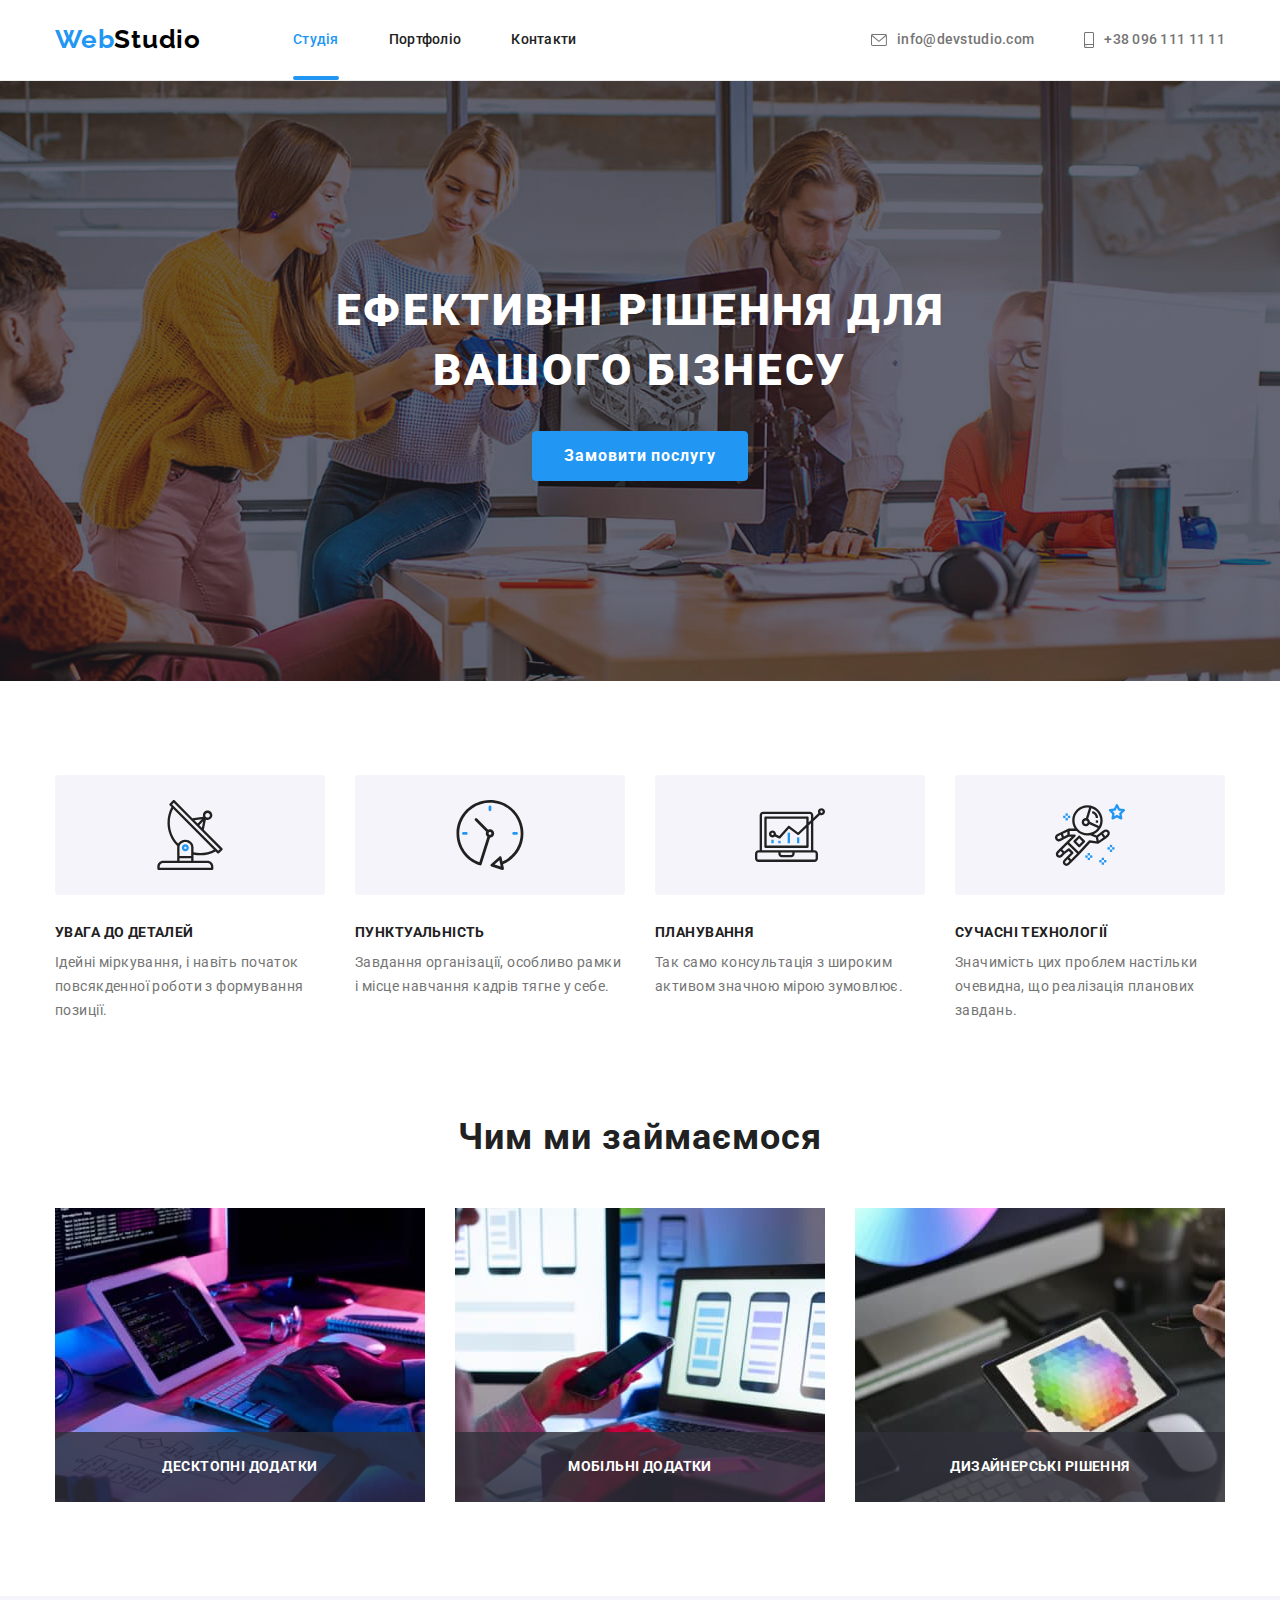
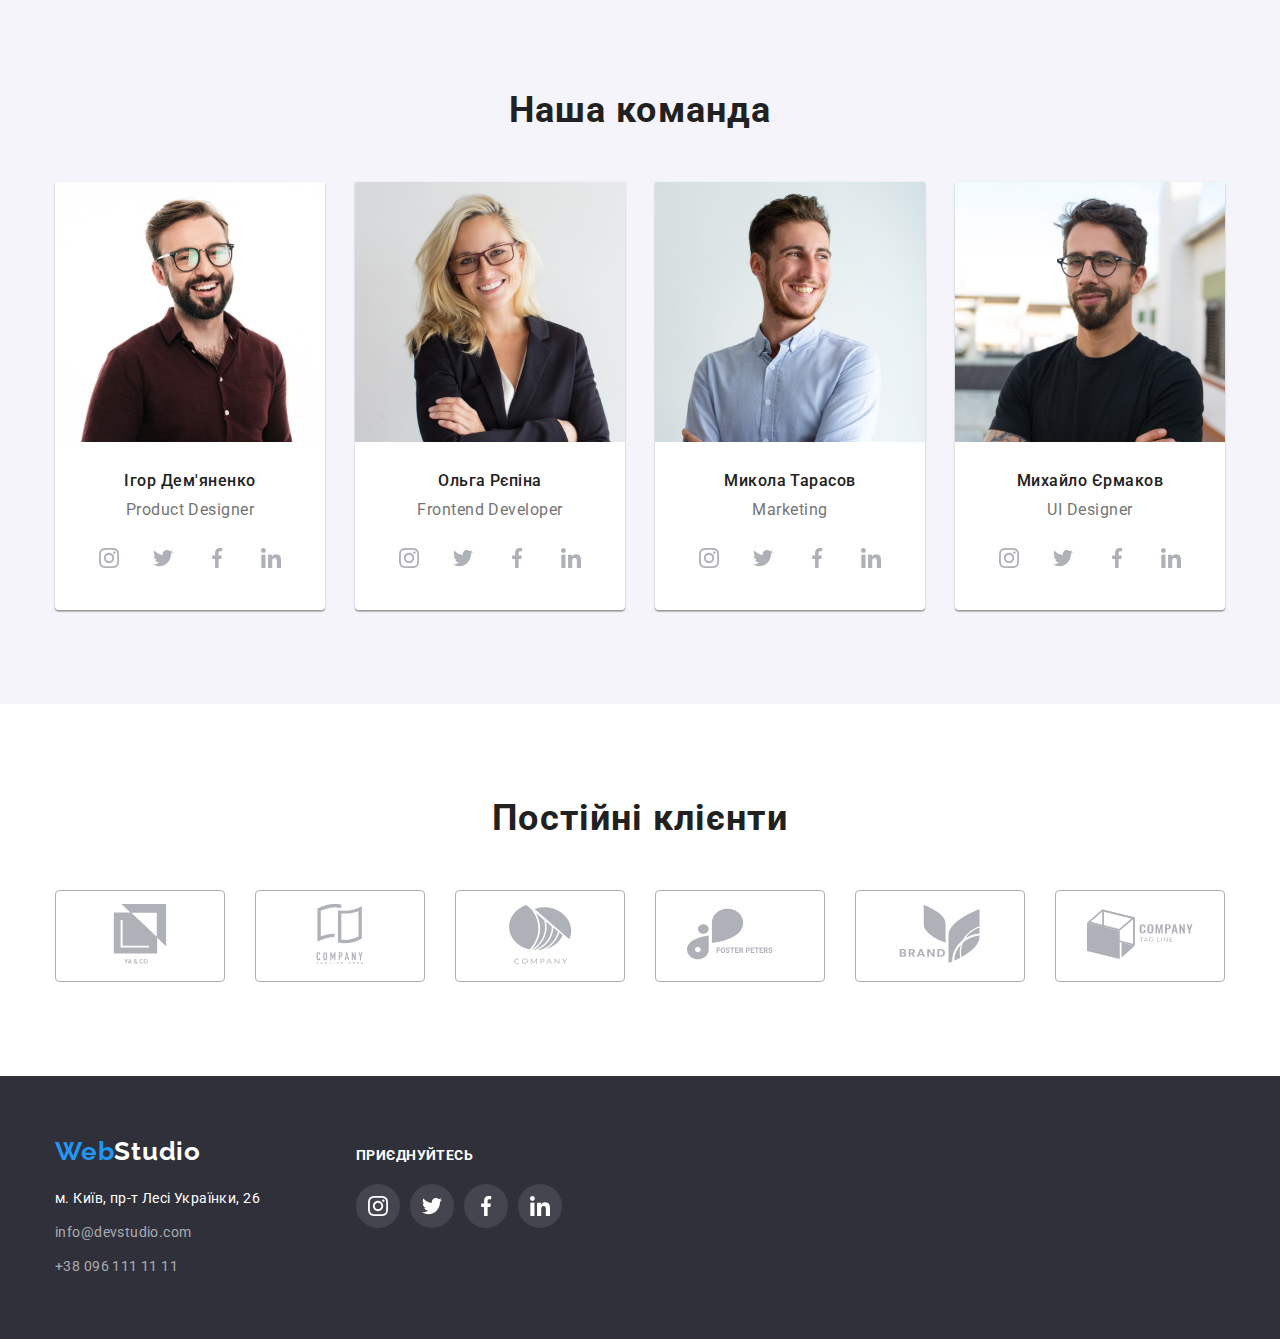
<file: index.html>
<!DOCTYPE html>
<html lang="uk">
  <head>
    <meta charset="UTF-8" />
    <meta http-equiv="X-UA-Compatible" content="IE=edge" />
    <meta name="viewport" content="width=device-width, initial-scale=1.0" />
    <title>Студія</title>
    <link rel="preconnect" href="https://fonts.googleapis.com" />
    <link rel="preconnect" href="https://fonts.gstatic.com" crossorigin />
    <link
      href="https://fonts.googleapis.com/css2?family=Raleway:wght@700&family=Roboto:wght@400;500;700;900&display=swap"
      rel="stylesheet"
    />
    <link
      rel="stylesheet"
      href="https://cdnjs.cloudflare.com/ajax/libs/modern-normalize/1.0.0/modern-normalize.min.css"
    />
    <link rel="stylesheet" href="./css/styles.css" />
  </head>
  <body class="page">
    <header class="header">
      <div class="container header-container">
        <nav class="nav">
          <a href="/" class="logo link" lang="en"
            >Web<span class="logo-second-color">Studio</span></a
          >
          <ul class="nav-list list">
            <li class="nav-list-item">
              <a href="" class="link current">Студія</a>
            </li>
            <li class="nav-list-item">
              <a href="./portfolio.html" class="link">Портфоліо</a>
            </li>
            <li class="nav-list-item"><a href="" class="link">Контакти</a></li>
          </ul>
        </nav>
        <ul class="contacts-list list">
          <li class="contacts-list-item">
            <a href="mailto:info@devstudio.com" class="link-contacts link">
              <svg class="retreat contacts-icon" width="16" height="12">
                <use href="./images/sprite.svg#envelope"></use>
              </svg>
              info@devstudio.com</a
            >
          </li>
          <li class="contacts-list-item">
            <a href="tel:+380961111111" class="link-contacts link">
              <svg class="retreat contacts-icon" width="10" height="16">
                <use href="./images/sprite.svg#smartphone"></use>
              </svg>
              +38 096 111 11 11</a
            >
          </li>
        </ul>
      </div>
    </header>
    <main class="main">
      <section class="hero">
        <div class="container">
          <h1 class="hero-title">Ефективні рішення для вашого бізнесу</h1>
          <div class="button-center">
            <button type="button" class="button-hero" data-modal-open>
              Замовити послугу
            </button>
          </div>
        </div>
      </section>
      <section class="section section-desc">
        <div class="container">
          <h2 class="visually-hidden">Переваги студії для клієнтів</h2>
          <ul class="list desc-container">
            <li class="desk-item">
              <div class="feature-list-icon">
                <svg width="70" height="70">
                  <use href="./images/sprite.svg#antenna"></use>
                </svg>
              </div>
              <h3 class="section-title desc">УВАГА ДО ДЕТАЛЕЙ</h3>
              <p>
                Ідейні міркування, і навіть початок повсякденної роботи з
                формування позиції.
              </p>
            </li>
            <li class="desk-item">
              <div class="feature-list-icon">
                <svg width="70" height="70">
                  <use href="./images/sprite.svg#clock"></use>
                </svg>
              </div>
              <h3 class="section-title desc">ПУНКТУАЛЬНІСТЬ</h3>
              <p>
                Завдання організації, особливо рамки і місце навчання кадрів
                тягне у себе.
              </p>
            </li>
            <li class="desk-item">
              <div class="feature-list-icon">
                <svg width="70" height="70">
                  <use href="./images/sprite.svg#diagram"></use>
                </svg>
              </div>
              <h3 class="section-title desc">ПЛАНУВАННЯ</h3>
              <p>
                Так само консультація з широким активом значною мірою зумовлює.
              </p>
            </li>
            <li class="desk-item">
              <div class="feature-list-icon">
                <svg width="70" height="70">
                  <use href="./images/sprite.svg#astronaut"></use>
                </svg>
              </div>
              <h3 class="section-title desc">СУЧАСНІ ТЕХНОЛОГІЇ</h3>
              <p>
                Значимість цих проблем настільки очевидна, що реалізація
                планових завдань.
              </p>
            </li>
          </ul>
        </div>
      </section>
      <section class="section section-working">
        <div class="container">
          <h2 class="section-title working">Чим ми займаємося</h2>
          <ul class="list working-container">
            <li class="working-item">
              <img
                src="./images/box1.jpg"
                alt="програміст створює алгоритм"
                width="370"
              />
              <div class="working-text">
                <p>Десктопні додатки</p>
              </div>
            </li>
            <li class="working-item">
              <img
                src="./images/box2.jpg"
                alt="дизайнер створює дизайн"
                width="370"
              />
              <div class="working-text">
                <p>Мобільні додатки</p>
              </div>
            </li>
            <li class="working-item">
              <img
                src="./images/box3.jpg"
                alt="дизайнер вибирає колір"
                width="370"
              />
              <div class="working-text">
                <p>Дизайнерські рішення</p>
              </div>
            </li>
          </ul>
        </div>
      </section>
      <section class="section section-team">
        <div class="container">
          <h2 class="section-title team">Наша команда</h2>
          <ul class="list container-team">
            <li class="team-item">
              <img
                src="./images/igor-demyanenko.jpg"
                alt="Ігор Дем'яненко дизайнер"
                width="270"
              />
              <div class="card-description">
                <h3 class="section-title">Ігор Дем'яненко</h3>
                <p class="card-text" lang="en">Product Designer</p>
                <ul class="social-list list">
                  <li class="social-list-item">
                    <a class="social-list-link link" href="">
                      <svg class="social-list-icon" width="20" height="20">
                        <use href="./images/sprite.svg#instagram"></use>
                      </svg>
                    </a>
                  </li>
                  <li class="social-list-item">
                    <a class="social-list-link link" href="">
                      <svg class="social-list-icon" width="20" height="20">
                        <use href="./images/sprite.svg#twitter"></use>
                      </svg>
                    </a>
                  </li>
                  <li class="social-list-item">
                    <a class="social-list-link link" href="">
                      <svg class="social-list-icon" width="20" height="20">
                        <use href="./images/sprite.svg#facebook"></use>
                      </svg>
                    </a>
                  </li>
                  <li class="social-list-item">
                    <a class="social-list-link link" href="">
                      <svg class="social-list-icon" width="20" height="20">
                        <use href="./images/sprite.svg#linkedin"></use>
                      </svg>
                    </a>
                  </li>
                </ul>
              </div>
            </li>
            <li class="team-item">
              <img
                src="./images/olha-repina.jpg"
                alt="Ольга Рєпіна фронтенд розробник"
                width="270"
              />
              <div class="card-description">
                <h3 class="section-title">Ольга Рєпіна</h3>
                <p class="card-text" lang="en">Frontend Developer</p>
                <ul class="social-list list">
                  <li class="social-list-item">
                    <a class="social-list-link link" href="">
                      <svg class="social-list-icon" width="20" height="20">
                        <use href="./images/sprite.svg#instagram"></use>
                      </svg>
                    </a>
                  </li>
                  <li class="social-list-item">
                    <a class="social-list-link link" href="">
                      <svg class="social-list-icon" width="20" height="20">
                        <use href="./images/sprite.svg#twitter"></use>
                      </svg>
                    </a>
                  </li>
                  <li class="social-list-item">
                    <a class="social-list-link link" href="">
                      <svg class="social-list-icon" width="20" height="20">
                        <use href="./images/sprite.svg#facebook"></use>
                      </svg>
                    </a>
                  </li>
                  <li class="social-list-item">
                    <a class="social-list-link link" href="">
                      <svg class="social-list-icon" width="20" height="20">
                        <use href="./images/sprite.svg#linkedin"></use>
                      </svg>
                    </a>
                  </li>
                </ul>
              </div>
            </li>
            <li class="team-item">
              <img
                src="./images/mycola-tarasov.jpg"
                alt="Микола Тарасов маркетолог"
                width="270"
              />
              <div class="card-description">
                <h3 class="section-title">Микола Тарасов</h3>
                <p class="card-text" lang="en">Marketing</p>
                <ul class="social-list list">
                  <li class="social-list-item">
                    <a class="social-list-link link" href="">
                      <svg class="social-list-icon" width="20" height="20">
                        <use href="./images/sprite.svg#instagram"></use>
                      </svg>
                    </a>
                  </li>
                  <li class="social-list-item">
                    <a class="social-list-link link" href="">
                      <svg class="social-list-icon" width="20" height="20">
                        <use href="./images/sprite.svg#twitter"></use>
                      </svg>
                    </a>
                  </li>
                  <li class="social-list-item">
                    <a class="social-list-link link" href="">
                      <svg class="social-list-icon" width="20" height="20">
                        <use href="./images/sprite.svg#facebook"></use>
                      </svg>
                    </a>
                  </li>
                  <li class="social-list-item">
                    <a class="social-list-link link" href="">
                      <svg class="social-list-icon" width="20" height="20">
                        <use href="./images/sprite.svg#linkedin"></use>
                      </svg>
                    </a>
                  </li>
                </ul>
              </div>
            </li>
            <li class="team-item">
              <img
                src="./images/mihaylo-ermakov.jpg"
                alt="Михайло Єрмаков дизайнер"
                width="270"
              />
              <div class="card-description">
                <h3 class="section-title">Михайло Єрмаков</h3>
                <p class="card-text" lang="en">UI Designer</p>
                <ul class="social-list list">
                  <li class="social-list-item">
                    <a class="social-list-link link" href="">
                      <svg class="social-list-icon" width="20" height="20">
                        <use href="./images/sprite.svg#instagram"></use>
                      </svg>
                    </a>
                  </li>
                  <li class="social-list-item">
                    <a class="social-list-link link" href="">
                      <svg class="social-list-icon" width="20" height="20">
                        <use href="./images/sprite.svg#twitter"></use>
                      </svg>
                    </a>
                  </li>
                  <li class="social-list-item">
                    <a class="social-list-link link" href="">
                      <svg class="social-list-icon" width="20" height="20">
                        <use href="./images/sprite.svg#facebook"></use>
                      </svg>
                    </a>
                  </li>
                  <li class="social-list-item">
                    <a class="social-list-link link" href="">
                      <svg class="social-list-icon" width="20" height="20">
                        <use href="./images/sprite.svg#linkedin"></use>
                      </svg>
                    </a>
                  </li>
                </ul>
              </div>
            </li>
          </ul>
        </div>
      </section>
      <section class="section section-clients">
        <div class="container">
          <h2 class="section-title clients">Постійні клієнти</h2>
          <ul class="list clients-container">
            <li class="client-item">
              <a class="client-list-link link" href="">
                <div>
                  <svg class="client-list-icon" width="106" height="60">
                    <use href="./images/sprite.svg#client1"></use>
                  </svg>
                </div>
              </a>
            </li>
            <li class="client-item">
              <a class="client-list-link link" href="">
                <div>
                  <svg class="client-list-icon" width="106" height="60">
                    <use href="./images/sprite.svg#client2"></use>
                  </svg>
                </div>
              </a>
            </li>
            <li class="client-item">
              <a class="client-list-link link" href="">
                <div>
                  <svg class="client-list-icon" width="106" height="60">
                    <use href="./images/sprite.svg#client3"></use>
                  </svg>
                </div>
              </a>
            </li>
            <li class="client-item">
              <a class="client-list-link link" href="">
                <div>
                  <svg class="client-list-icon" width="106" height="60">
                    <use href="./images/sprite.svg#client4"></use>
                  </svg>
                </div>
              </a>
            </li>
            <li class="client-item">
              <a class="client-list-link link" href="">
                <div>
                  <svg class="client-list-icon" width="106" height="60">
                    <use href="./images/sprite.svg#client5"></use>
                  </svg>
                </div>
              </a>
            </li>
            <li class="client-item">
              <a class="client-list-link link" href="">
                <div>
                  <svg class="client-list-icon" width="106" height="60">
                    <use href="./images/sprite.svg#client6"></use>
                  </svg>
                </div>
              </a>
            </li>
          </ul>
        </div>
      </section>
    </main>
    <footer class="footer">
      <div class="container footer-container">
        <div class="footer-contacts-link">
          <a href="/" class="logo logo-footer link" lang="en"
            >Web<span class="logo-footer-second-color">Studio</span></a
          >
          <address>
            <ul class="list">
              <li class="footer-item">
                <a
                  class="link footer-address"
                  href="https://goo.gl/maps/WTsW4ujLheq4nk3R9"
                  target="_blank"
                  rel="noopener noreferrer"
                  >м. Київ, пр-т Лесі Українки, 26</a
                >
              </li>
              <li class="footer-item">
                <a href="mailto:info@devstudio.com" class="link footer-cont"
                  >info@devstudio.com</a
                >
              </li>
              <li class="footer-item">
                <a href="tel:+380961111111" class="link footer-tel"
                  >+38 096 111 11 11</a
                >
              </li>
            </ul>
          </address>
        </div>
        <div class="footer-social-block">
          <p class="footer-social-text">Приєднуйтесь</p>
          <ul class="social-list list">
            <li class="social-list-item">
              <a class="footer-social-list-link link" href="">
                <svg class="footer-social-list-icon" width="20" height="20">
                  <use href="./images/sprite.svg#instagram"></use>
                </svg>
              </a>
            </li>
            <li class="social-list-item">
              <a class="footer-social-list-link link" href="">
                <svg class="footer-social-list-icon" width="20" height="20">
                  <use href="./images/sprite.svg#twitter"></use>
                </svg>
              </a>
            </li>
            <li class="social-list-item">
              <a class="footer-social-list-link link" href="">
                <svg class="footer-social-list-icon" width="20" height="20">
                  <use href="./images/sprite.svg#facebook"></use>
                </svg>
              </a>
            </li>
            <li class="social-list-item">
              <a class="footer-social-list-link link" href="">
                <svg class="footer-social-list-icon" width="20" height="20">
                  <use href="./images/sprite.svg#linkedin"></use>
                </svg>
              </a>
            </li>
          </ul>
        </div>
      </div>
    </footer>
    <div class="backdrop is-hidden" data-modal>
      <div class="modal">
        <button type="button" class="modal-close-btn" data-modal-close>
          <svg class="modal-close-icon" width="18" height="18">
            <use href="./images/sprite.svg#icon-close-btn"></use>
          </svg>
        </button>
      </div>
    </div>
    <script src="./js/modal.js"></script>
  </body>
</html>
</file>
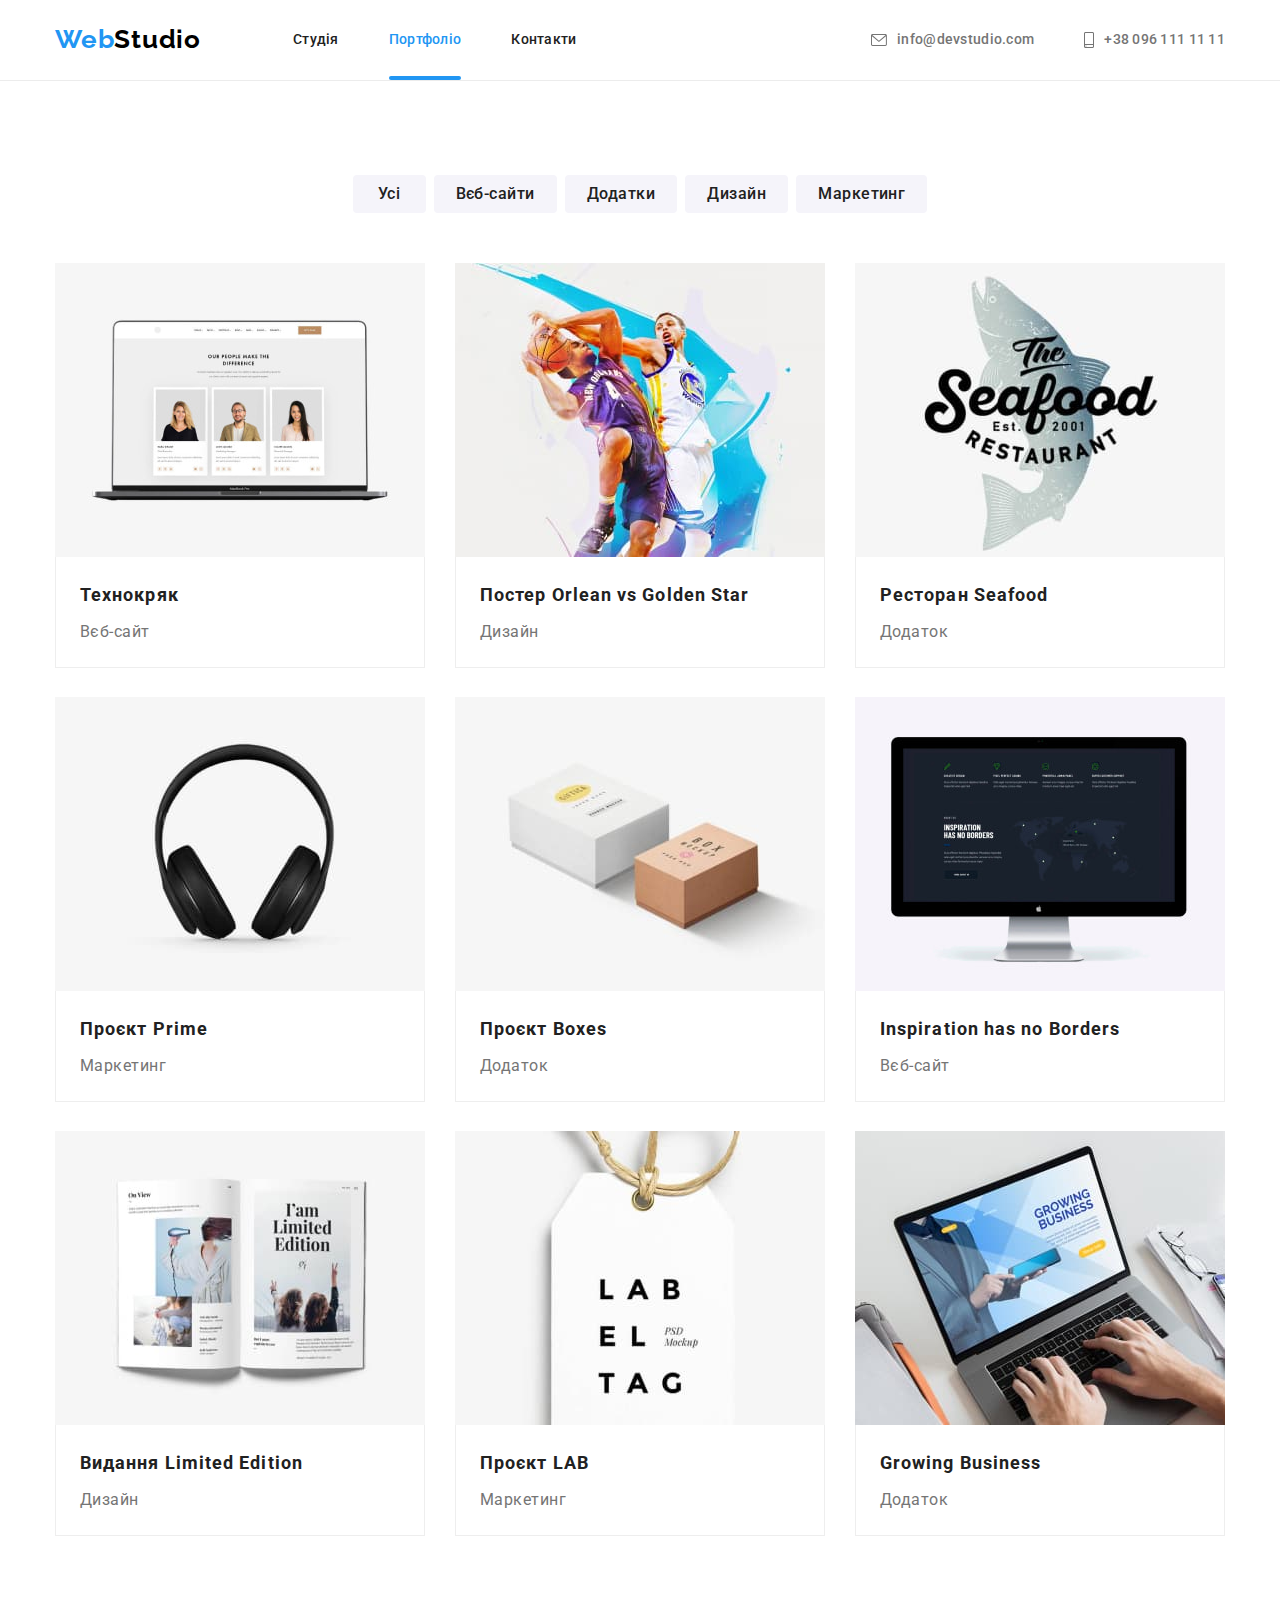
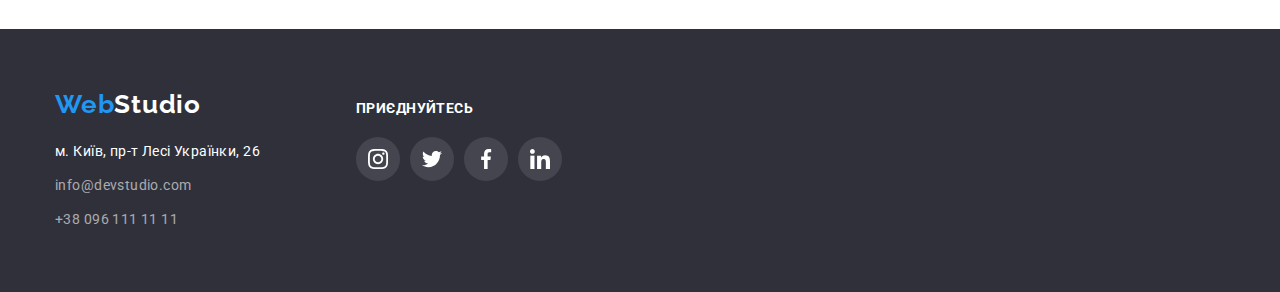
<file: portfolio.html>
<!DOCTYPE html>
<html lang="uk">
  <head>
    <meta charset="UTF-8" />
    <meta http-equiv="X-UA-Compatible" content="IE=edge" />
    <meta name="viewport" content="width=device-width, initial-scale=1.0" />
    <title>Студія</title>
    <link rel="preconnect" href="https://fonts.googleapis.com" />
    <link rel="preconnect" href="https://fonts.gstatic.com" crossorigin />
    <link
      href="https://fonts.googleapis.com/css2?family=Raleway:wght@700&family=Roboto:wght@400;500;700;900&display=swap"
      rel="stylesheet"
    />
    <link
      rel="stylesheet"
      href="https://cdnjs.cloudflare.com/ajax/libs/modern-normalize/1.0.0/modern-normalize.min.css"
    />
    <link rel="stylesheet" href="./css/styles.css" />
  </head>
  <body class="page">
    <header class="header">
      <div class="container header-container">
        <nav class="nav">
          <a href="/" class="logo link" lang="en"
            >Web<span class="logo-second-color">Studio</span></a
          >
          <ul class="nav-list list">
            <li class="nav-list-item">
              <a href="./index.html" class="link">Студія</a>
            </li>
            <li class="nav-list-item">
              <a href="" class="link current">Портфоліо</a>
            </li>
            <li class="nav-list-item"><a href="" class="link">Контакти</a></li>
          </ul>
        </nav>
        <ul class="contacts-list list">
          <li class="contacts-list-item">
            <a href="mailto:info@devstudio.com" class="link-contacts link">
              <svg class="retreat" width="16" height="12">
                <use
                  class="contacts-icon"
                  href="./images/sprite.svg#envelope"
                ></use>
              </svg>
              info@devstudio.com</a
            >
          </li>
          <li class="contacts-list-item">
            <a href="tel:+380961111111" class="link-contacts link">
              <svg class="retreat" width="10" height="16">
                <use
                  class="contacts-icon"
                  href="./images/sprite.svg#smartphone"
                ></use>
              </svg>
              +38 096 111 11 11</a
            >
          </li>
        </ul>
      </div>
    </header>
    <main>
      <section class="section portfolio">
        <div class="container">
          <h1 class="visually-hidden">Портфоліо</h1>
          <ul class="filter-items list">
            <li class="filter-button-item">
              <button type="button" class="button-filter">Усі</button>
            </li>
            <li class="filter-button-item">
              <button type="button" class="button-filter">Вєб-сайти</button>
            </li>
            <li class="filter-button-item">
              <button type="button" class="button-filter">Додатки</button>
            </li>
            <li class="filter-button-item">
              <button type="button" class="button-filter">Дизайн</button>
            </li>
            <li class="filter-button-item">
              <button type="button" class="button-filter">Маркетинг</button>
            </li>
          </ul>
          <ul class="portfolio-items list">
            <li class="project-item">
              <a href="" class="portfolio-item-link link">
                <div class="project-thumb">
                  <img src="./images/technocrack.jpg" alt="" width="370" />
                  <div class="overlay">
                    <p class="overlay-text">
                      Ресурс пропонує комплексні пропозиції з різним рівнем
                      функціоналу та сервісів. Все це дозволить відвідувачу
                      отримати вичерпні відомості про компанію чи приватну
                      особу.
                    </p>
                  </div>
                </div>
                <div class="project-item-border">
                  <h2 class="portfolio-project-title">Технокряк</h2>
                  <p class="project-cat-desc">Вєб-сайт</p>
                </div>
              </a>
            </li>
            <li class="project-item">
              <a href="" class="portfolio-item-link link">
                <div class="project-thumb">
                  <img
                    src="./images/poster-new-orlean-vs-golden-star.jpg"
                    alt=""
                    width="370"
                  />
                  <div class="overlay">
                    <p class="overlay-text">
                      Ресурс пропонує комплексні пропозиції з різним рівнем
                      функціоналу та сервісів. Все це дозволить відвідувачу
                      отримати вичерпні відомості про компанію чи приватну
                      особу.
                    </p>
                  </div>
                </div>
                <div class="project-item-border">
                  <h2 class="portfolio-project-title">
                    Постер <span lang="en">Orlean vs Golden Star</span>
                  </h2>
                  <p class="project-cat-desc">Дизайн</p>
                </div></a
              >
            </li>
            <li class="project-item">
              <a href="" class="portfolio-item-link link">
                <div class="project-thumb">
                  <img src="./images/restoran-seafood.jpg" alt="" width="370" />
                  <div class="overlay">
                    <p class="overlay-text">
                      Ресурс пропонує комплексні пропозиції з різним рівнем
                      функціоналу та сервісів. Все це дозволить відвідувачу
                      отримати вичерпні відомості про компанію чи приватну
                      особу.
                    </p>
                  </div>
                </div>
                <div class="project-item-border">
                  <h2 class="portfolio-project-title">
                    Ресторан <span lang="en">Seafood</span>
                  </h2>
                  <p class="project-cat-desc">Додаток</p>
                </div></a
              >
            </li>
            <li class="project-item">
              <a href="" class="portfolio-item-link link">
                <div class="project-thumb">
                  <img src="./images/project-prime.jpg" alt="" width="370" />
                  <div class="overlay">
                    <p class="overlay-text">
                      Ресурс пропонує комплексні пропозиції з різним рівнем
                      функціоналу та сервісів. Все це дозволить відвідувачу
                      отримати вичерпні відомості про компанію чи приватну
                      особу.
                    </p>
                  </div>
                </div>
                <div class="project-item-border">
                  <h2 class="portfolio-project-title">
                    Проєкт <span lang="en">Prime</span>
                  </h2>
                  <p class="project-cat-desc">Маркетинг</p>
                </div></a
              >
            </li>
            <li class="project-item">
              <a href="" class="portfolio-item-link link">
                <div class="project-thumb">
                  <img src="./images/project-boxes.jpg" alt="" width="370" />
                  <div class="overlay">
                    <p class="overlay-text">
                      Ресурс пропонує комплексні пропозиції з різним рівнем
                      функціоналу та сервісів. Все це дозволить відвідувачу
                      отримати вичерпні відомості про компанію чи приватну
                      особу.
                    </p>
                  </div>
                </div>
                <div class="project-item-border">
                  <h2 class="portfolio-project-title">
                    Проєкт <span lang="en">Boxes</span>
                  </h2>
                  <p class="project-cat-desc">Додаток</p>
                </div></a
              >
            </li>
            <li class="project-item">
              <a href="" class="portfolio-item-link link">
                <div class="project-thumb">
                  <img
                    src="./images/inspiration-has-no-borders.jpg"
                    alt=""
                    width="370"
                  />
                  <div class="overlay">
                    <p class="overlay-text">
                      Ресурс пропонує комплексні пропозиції з різним рівнем
                      функціоналу та сервісів. Все це дозволить відвідувачу
                      отримати вичерпні відомості про компанію чи приватну
                      особу.
                    </p>
                  </div>
                </div>
                <div class="project-item-border">
                  <h2 class="portfolio-project-title">
                    Inspiration has no Borders
                  </h2>
                  <p class="project-cat-desc">Вєб-сайт</p>
                </div></a
              >
            </li>
            <li class="project-item">
              <a href="" class="portfolio-item-link link">
                <div class="project-thumb">
                  <img
                    src="./images/book-limited-edition.jpg"
                    alt=""
                    width="370"
                  />
                  <div class="overlay">
                    <p class="overlay-text">
                      Ресурс пропонує комплексні пропозиції з різним рівнем
                      функціоналу та сервісів. Все це дозволить відвідувачу
                      отримати вичерпні відомості про компанію чи приватну
                      особу.
                    </p>
                  </div>
                </div>
                <div class="project-item-border">
                  <h2 class="portfolio-project-title">
                    Видання <span lang="en">Limited Edition</span>
                  </h2>
                  <p class="project-cat-desc">Дизайн</p>
                </div></a
              >
            </li>
            <li class="project-item">
              <a href="" class="portfolio-item-link link">
                <div class="project-thumb">
                  <img src="./images/project-lab.jpg" alt="" width="370" />
                  <div class="overlay">
                    <p class="overlay-text">
                      Ресурс пропонує комплексні пропозиції з різним рівнем
                      функціоналу та сервісів. Все це дозволить відвідувачу
                      отримати вичерпні відомості про компанію чи приватну
                      особу.
                    </p>
                  </div>
                </div>
                <div class="project-item-border">
                  <h2 class="portfolio-project-title">
                    Проєкт <span lang="en">LAB</span>
                  </h2>
                  <p class="project-cat-desc">Маркетинг</p>
                </div></a
              >
            </li>
            <li class="project-item">
              <a href="" class="portfolio-item-link link">
                <div class="project-thumb">
                  <img src="./images/growing-business.jpg" alt="" width="370" />
                  <div class="overlay">
                    <p class="overlay-text">
                      Ресурс пропонує комплексні пропозиції з різним рівнем
                      функціоналу та сервісів. Все це дозволить відвідувачу
                      отримати вичерпні відомості про компанію чи приватну
                      особу.
                    </p>
                  </div>
                </div>
                <div class="project-item-border">
                  <h2 class="portfolio-project-title">Growing Business</h2>
                  <p class="project-cat-desc">Додаток</p>
                </div></a
              >
            </li>
          </ul>
        </div>
      </section>
    </main>
    <footer class="footer">
      <div class="container footer-container">
        <div class="footer-contacts-link">
          <a href="/" class="logo logo-footer link" lang="en"
            >Web<span class="logo-footer-second-color">Studio</span></a
          >
          <address>
            <ul class="list">
              <li class="footer-item">
                <a
                  class="link footer-address"
                  href="https://goo.gl/maps/WTsW4ujLheq4nk3R9"
                  target="_blank"
                  rel="noopener noreferrer"
                  >м. Київ, пр-т Лесі Українки, 26</a
                >
              </li>
              <li class="footer-item">
                <a href="mailto:info@devstudio.com" class="link footer-cont"
                  >info@devstudio.com</a
                >
              </li>
              <li class="footer-item">
                <a href="tel:+380961111111" class="link footer-tel"
                  >+38 096 111 11 11</a
                >
              </li>
            </ul>
          </address>
        </div>
        <div class="footer-social-block">
          <p class="footer-social-text">Приєднуйтесь</p>
          <ul class="social-list list">
            <li class="social-list-item">
              <a class="footer-social-list-link link" href="">
                <svg class="footer-social-list-icon" width="20" height="20">
                  <use href="./images/sprite.svg#instagram"></use>
                </svg>
              </a>
            </li>
            <li class="social-list-item">
              <a class="footer-social-list-link link" href="">
                <svg class="footer-social-list-icon" width="20" height="20">
                  <use href="./images/sprite.svg#twitter"></use>
                </svg>
              </a>
            </li>
            <li class="social-list-item">
              <a class="footer-social-list-link link" href="">
                <svg class="footer-social-list-icon" width="20" height="20">
                  <use href="./images/sprite.svg#facebook"></use>
                </svg>
              </a>
            </li>
            <li class="social-list-item">
              <a class="footer-social-list-link link" href="">
                <svg class="footer-social-list-icon" width="20" height="20">
                  <use href="./images/sprite.svg#linkedin"></use>
                </svg>
              </a>
            </li>
          </ul>
        </div>
      </div>
    </footer>
  </body>
</html>
</file>
<file: css/styles.css>
:root {
  --primary-text-color: #757575;
  --title-text-color: #212121;
  --background-text-color: #ffffff;
  --accent-color: #2196f3;
  --logo-header-second-color: #000000;
  --footer-background-color: #2f303a;
  --section-team-color: #F5F4FA;
  --button-hero-activ-color: #188ce8;
  --header-line: #ececec;
  --border-project-color: #eeeeee;
  --transition: 250ms cubic-bezier(0.4, 0, 0.2, 1);
  --transition-link: color var(--transition);
  --transition-icon: fill var(--transition);
  --transition-background-icon: background-color var(--transition);
  --transition-border-icon: border-color var(--transition);
  --transition-shadow-link: box-shadow var(--transition);
  --transition-transform: transform var(--transition);
  --transition-opacity: opacity var(--transition);
  --transition-visibility: visibility var(--transition);
}

.page {
  background-color: var(--background-text-color);
  color: var(--primary-text-color);
  font-family: "Roboto", sans-serif;
}

h1,
h2,
h3,
h4,
p {
  margin-top: 0;
  margin-bottom: 0;
}

ul,
ol {
  margin-top: 0;
  margin-bottom: 0;
  padding-left: 0;
}

img {
  display: block;
}

address {
  font-style: normal;
}

.list {
  list-style: none;
}

.link {
  text-decoration: none;
}

.container {
  width: 1200px;
  padding-left: 15px;
  padding-right: 15px;
  margin-left: auto;
  margin-right: auto;
}

.visually-hidden {
  position: absolute;
  white-space: nowrap;
  width: 1px;
  height: 1px;
  overflow: hidden;
  border: 0;
  padding: 0;
  clip: rect(0 0 0 0);
  clip-path: inset(50%);
  margin: -1px;
}

/*__________________________________header___________________________________*/

.header {
  border-bottom: 1px solid var(--header-line);
}

.header-container {
  display: flex;
  align-items: center;
}

/* ===============site navigation */
.nav {
  display: flex;
  align-items: center;
}

.logo {
  color: var(--accent-color);
  font-family: "Raleway", sans-serif;
  font-weight: 700;
  font-size: 26px;
  line-height: 1.2;
  letter-spacing: 0.03em;
}

.logo-second-color {
  color: var(--logo-header-second-color);
}

/* -----------navigation */
.nav-list {
  display: flex;
  margin-left: 92px;
}

.nav-list .nav-list-item + .nav-list-item,
.contacts-list .contacts-list-item + .contacts-list-item {
  margin-left: 50px;
}

.nav-list .link {
  display: block;
  padding-top: 32px;
  padding-bottom: 32px;
  color: var(--title-text-color);
  font-weight: 500;
  font-size: 14px;
  line-height: 1.14;
  letter-spacing: 0.02em;
  transition: var(--transition-link);
}

.current{
  position: relative;
}

.current::after{
  content:'';
  position: absolute;
  left: 0;
  bottom: 0;
  width: 100%;
  height: 4px;
  background-color: var(--accent-color);
  border-radius: 2px;
}

/* uses accent color */

/* navigation */
.nav-list .link:hover,
.nav-list .link:focus,
.nav-list .link.current,
/* contacts */
.link-contacts.link:hover,
.link-contacts.link:focus,
/* footer contacts */
.footer-address:hover,
.footer-address:focus,
.footer-cont:hover,
.footer-cont:focus,
.footer-tel:hover,
.footer-tel:focus {
  color: var(--accent-color);
}

/* ====================contacts */

.contacts-list {
  display: flex;
  margin-left: auto;
}

.link-contacts{
  display: flex;
  align-items: center;
}

.contacts-icon{
  fill: #757575;
  transition: var(--transition-icon);
}

.link-contacts:hover .contacts-icon,
.link-contacts:focus .contacts-icon{
  fill: var(--accent-color);
}

.retreat{
  margin-right: 10px;
}

.link-contacts.link {
  color: var(--primary-text-color);
  font-weight: 500;
  font-size: 14px;
  line-height: 1.14;
  letter-spacing: 0.02em;
  transition: var(--transition-link);
}

/* ----------------hero */
.hero { 
  max-width: 1600px;
  min-height: 600px;
  background-size: cover;
  background-position: center;
  margin-left: auto;
  margin-right: auto;
  padding-top: 200px;
  padding-bottom: 200px;
  background-image:
  linear-gradient(
    rgba(47, 48, 58, 0.4),
    rgba(47, 48, 58, 0.4)
  ),
   url("../images/hero-image.jpg");
  background-color: #C4C4C4;
}

.hero-title {
  max-width: 700px;
  margin-left: auto;
  margin-right: auto;
  margin-bottom: 30px;
  color: var(--background-text-color);
  font-weight: 900;
  font-size: 44px;
  line-height: 1.36;
  text-align: center;
  letter-spacing: 0.06em;
  text-transform: uppercase;
}

/* -------------------button */
.button-hero {
  min-width: 216px;
  min-height: 50px;
  padding-left: 16px;
  padding-right: 16px;
  border: 1px solid var(--accent-color);
  border-radius: 4px;
  background-color: var(--accent-color);
  color: var(--background-text-color);
  font-weight: 700;
  font-size: 16px;
  line-height: 1.88;
  letter-spacing: 0.06em;
  cursor: pointer;
  transition: var(--transition-background-icon);
}

.button-hero:hover,
.button-hero:focus {
  background-color: var(--button-hero-activ-color);
}

.button-center {
  text-align: center;
}

/* ________________________________________main_______________________________________ */
/* section */
.section {
  padding-top: 94px;
  padding-bottom: 94px;
}

.section-title {
  color: var(--title-text-color);
  margin-bottom: 10px;
}

/* section description */
.section-desc p {
  font-size: 14px;
  line-height: 1.71;
  letter-spacing: 0.03em;
}

.desc-container {
  display: flex;
}

.section-title.desc {
  font-weight: 700;
  font-size: 14px;
  line-height: 1.14;
  letter-spacing: 0.03em;
  text-transform: uppercase;
}

.desk-item {
  width: 270px;
}

.feature-list-icon{
  display: flex;
  justify-content: center;
  align-items: center;
  width: 270px;
  height: 120px;
  background: #F5F4FA;
  border-radius: 4px;
  margin-bottom: 30px;
}

.desk-item:not(:nth-child(4n)) {
  margin-right: 30px;
}

/*------------- section working */
.section-working{
  padding-top: 0;
}

.working-container {
  display: flex;
}

/* --------------------titles h2 */
.section-title.working,
.section-title.team,
.section-title.clients {
  margin-bottom: 50px;
  font-weight: 700;
  font-size: 36px;
  line-height: 1.16;
  text-align: center;
  letter-spacing: 0.03em;
}

.working-item{
  position: relative;
}

.working-text{
  display: flex;
  justify-content: center;
  align-items: center;
  position: absolute;
  left: 0;
  bottom: 0;
  width: 100%;
  height: 70px;
  font-weight: 700;
  font-size: 14px;
  line-height: 1.14;
  letter-spacing: 0.03em;
  text-transform: uppercase;
  color: #FFFFFF;
  background-color: rgba(47, 48, 58, 0.8);
}

.working-item:not(:nth-child(3n)) {
  margin-right: 30px;
}

/*------------- section team */

.section-team {
  background-color: var(--section-team-color);
}

.container-team {
  display: flex;
}

.section-team h3 {
  font-weight: 500;
  font-size: 16px;
  line-height: 1.18;
  text-align: center;
  letter-spacing: 0.03em;
}

.card-text {
  margin-bottom: 16px;
  color: var(--primary-text-color);
  font-size: 16px;
  line-height: 1.18;
  text-align: center;
  letter-spacing: 0.03em;
}

.team-item {
  background-color: var(--background-text-color);
  box-shadow: 0px 1px 3px rgba(0, 0, 0, 0.12), 0px 1px 1px rgba(0, 0, 0, 0.14),
    0px 2px 1px rgba(0, 0, 0, 0.2);
  border-radius: 0px 0px 4px 4px;
}

.team-item:not(:nth-child(4n)) {
  margin-right: 30px;
}

.card-description{
  padding: 30px 10px;

}
/* =======================social links (team, footer) */
.social-list{
  display: flex;
  justify-content: center;
}

.social-list-item{
  width: 44px;
  height: 44px;
}

.social-list-link{
  display: flex;
  justify-content: center;
  align-items: center;
  width: 100%;
  height: 100%;
  background-color: #ffffff;
  border-radius: 50%;
  transition: var(--transition-background-icon);
}

.social-list-icon{
  fill: #afb1b8;
  transition: var(--transition-icon);
}

.social-list-link:hover,
.social-list-link:focus{
  background-color: var(--accent-color);
}

.social-list-link:hover .social-list-icon,
.social-list-link:focus .social-list-icon{
  fill: #ffffff;
}

.social-list-item:not(:nth-child(4n)) {
  margin-right: 10px;
}

/*---------------------------section clients */

.clients-container {
  display: flex;
}

.client-item{
  width: 170px;
  height: 92px;
}


.client-list-link{
  display: flex;
  justify-content: center;
  align-items: center;
  width: 100%;
  height: 100%;
  border: 1px solid #afb1b8;
  border-radius: 4px;
  transition: var(--transition-border-icon);
}

.client-list-icon{
  fill: #afb1b8;
  transition: var(--transition-icon);
}

.client-list-link:hover .client-list-icon,
.client-list-link:focus .client-list-icon{
fill: var(--accent-color);
}

.client-list-link:hover,
.client-list-link:focus{
  border-color: var(--accent-color);
}

.client-item:not(:nth-child(6n)) {
  margin-right: 30px;
}

/*________________________________________footer________________________________________*/
.footer {
  padding-top: 60px;
  padding-bottom: 60px;
  background-color: var(--footer-background-color);
  font-size: 14px;
  line-height: 1.71;
  letter-spacing: 0.03em;
}

.footer-container{
  display: flex;
  align-items: baseline;
}

.footer-contacts-link{
  width: 231px;
  margin-right: 70px;
}

.footer-social-block{
  width: 206px;
}

.footer-social-text{
  font-weight: 700;
  font-size: 14px;
  line-height: 1.14;
  letter-spacing: 0.03em;
  text-transform: uppercase;
  color: #FFFFFF;
  margin-bottom: 20px;
}

.footer-social-list-link{
  display: flex;
  justify-content: center;
  align-items: center;
  width: 100%;
  height: 100%;
  background-color: rgba(255, 255, 255, 0.1);
  border-radius: 50%;
  transition: var(--transition-background-icon);
}

.footer-social-list-icon{
  fill: #ffffff;
}

.footer-social-list-link:hover,
.footer-social-list-link:focus{
  background-color: var(--accent-color);
}

.logo-footer-second-color,
.footer-address {
  color: var(--background-text-color);
  transition: var(--transition-link);
}

.logo-footer {
  display: block;
  margin-bottom: 20px;
}

.footer-item:not(:nth-child(3n)) {
  margin-bottom: 10px;
}

.footer-cont,
.footer-tel {
  color: rgba(255, 255, 255, 60%);
  transition: var(--transition-link);
}
/* _____________________________________portfolio page_________________________________ */

/* main portfolio */
.filter-items {
  display: flex;
  justify-content: center;
  margin-bottom: 50px;
}

.filter-button-item:not(:nth-last-child(5n)) {
  margin-left: 8px;
}

.button-filter {
  min-width: 73px;
  min-height: 38px;
  padding-left: 22px;
  padding-right: 22px;
  border: none;
  border-radius: 4px;
  background-color: var(--section-team-color);
  color: var(--title-text-color);
  font-family: inherit;
  font-weight: 500;
  font-size: 16px;
  line-height: 1.62;
  text-align: center;
  letter-spacing: 0.03em;
  cursor: pointer;
  transition: var(--transition-link),
  var(--transition-background-icon),
  var(--transition-shadow-link);
}

.button-filter:hover,
.button-filter:focus {
  background-color: var(--accent-color);
  color: var(--background-text-color);
  box-shadow: 
  0px 3px 1px rgba(0, 0, 0, 0.1), 
  0px 1px 2px rgba(0, 0, 0, 0.08), 
  0px 2px 2px rgba(0, 0, 0, 0.12);
}

.portfolio-items {
  display: flex;
  flex-wrap: wrap;
}

.project-item:not(:nth-child(3n)) {
  margin-right: 30px;
}

.project-item:not(:nth-last-child(-n + 3)) {
  margin-bottom: 30px;
}

.project-item{
  width: 370px;
  height: 404px;
}

.project-item-border {
  border: 1px solid var(--border-project-color);
  border-top: none;
  padding: 20px 24px;
}

.portfolio-item-link{
  display: block;
  transition: var(--transition-shadow-link);
}

.project-thumb{
  position: relative;
  overflow: hidden;
  
}

.overlay-text{
  width: 100%;
  height: 100%;
  font-weight: 400;
  font-size: 18px;
  line-height: 1.56;
  letter-spacing: 0.03em;
  color: #FFFFFF;
}

.overlay{
  position: absolute;
  top: 0;
  left: 0;
  width: 100%;
  height: 100%;
  padding: 63px 24px;
  transform: translateY(100%);
  background-color: rgba(33, 150, 243, 0.9);
  transition: var(--transition-transform);
 
  
}

.portfolio-item-link:hover .overlay{
  transform: translateY(0%);
}

.portfolio-item-link:hover,
.portfolio-item-link:focus{
  box-shadow: 
  0px 1px 1px rgba(0, 0, 0, 0.12), 
  0px 4px 4px rgba(0, 0, 0, 0.06), 
  1px 4px 6px rgba(0, 0, 0, 0.16);
}

.portfolio-project-title {
  margin-bottom: 4px;
  color: var(--title-text-color);
  font-weight: 700;
  font-size: 18px;
  line-height: 2;
  letter-spacing: 0.06em;
}

.project-cat-desc {
  color: var(--primary-text-color);
  font-size: 16px;
  line-height: 1.88;
  letter-spacing: 0.03em;
}

/* ===========================modal window */

.backdrop{
  position: fixed;
  top: 0;
  left: 0;
  width: 100%;
  height: 100%;
  opacity: 1;
  background-color:  rgba(0, 0, 0, 0.2);
  transition: var(--transition-opacity),
  var(--transition-visibility);
}

.modal{
  position: absolute;
  top: 50%;
  left: 50%;
  transform: translate(-50%, -50%) scale(1);
  width: 528px;
  height: 580px;
  opacity: 1;
  background-color: #FFFFFF;
  transition: var(--transition-transform),
  var(--transition-opacity);
}

.modal-close-btn{
  position: absolute;
  top: 8px;
  right: 8px;
  width: 30px;
  height: 30px;
  padding: 0;
  display: flex;
  justify-content: center;
  align-items: center;
  border-radius: 50%;
  border: 1px solid rgba(0, 0, 0, 0.1);
  background-color: transparent;
  cursor: pointer;
}

.backdrop.is-hidden{
  opacity: 0;
  visibility: hidden;
  pointer-events: none;
}

.backdrop.is-hidden .modal{
  opacity: 0;
  transform: translate(-50%, -50%) scale(1.1);
}
</file>
